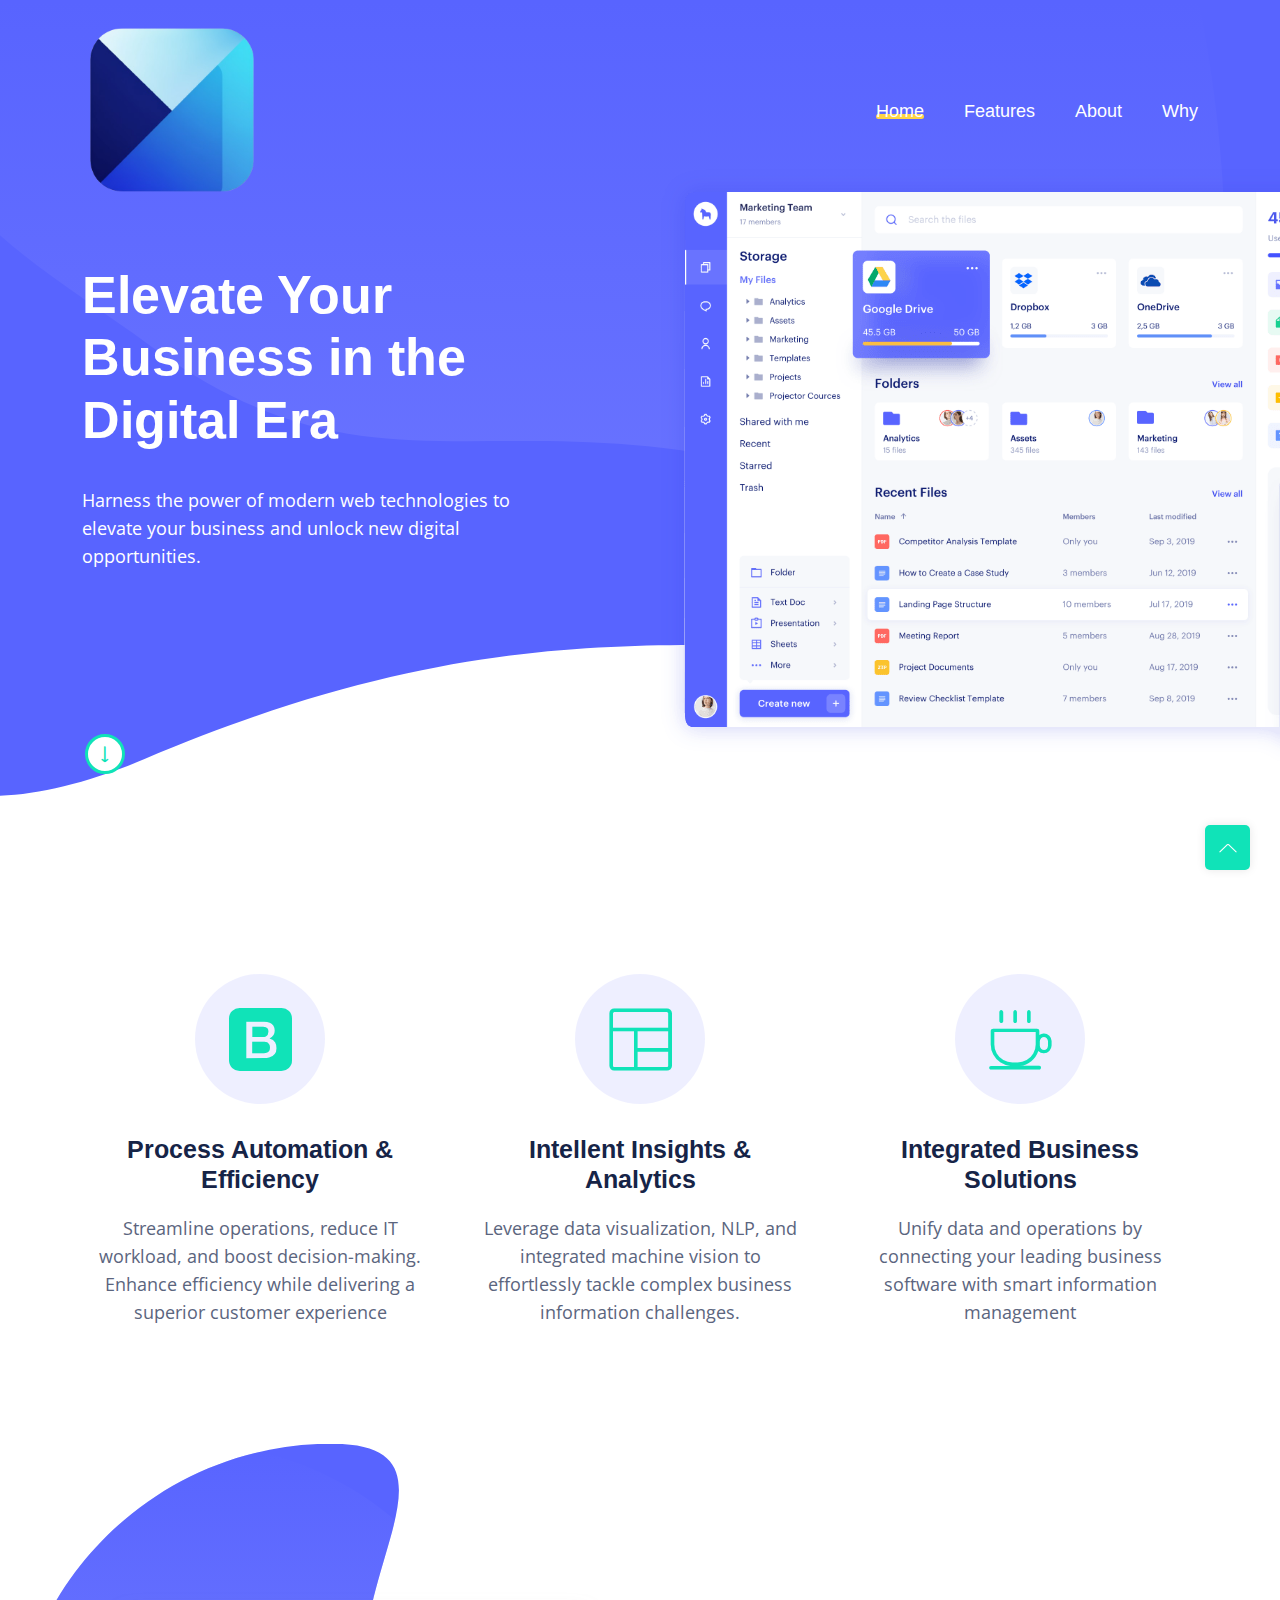
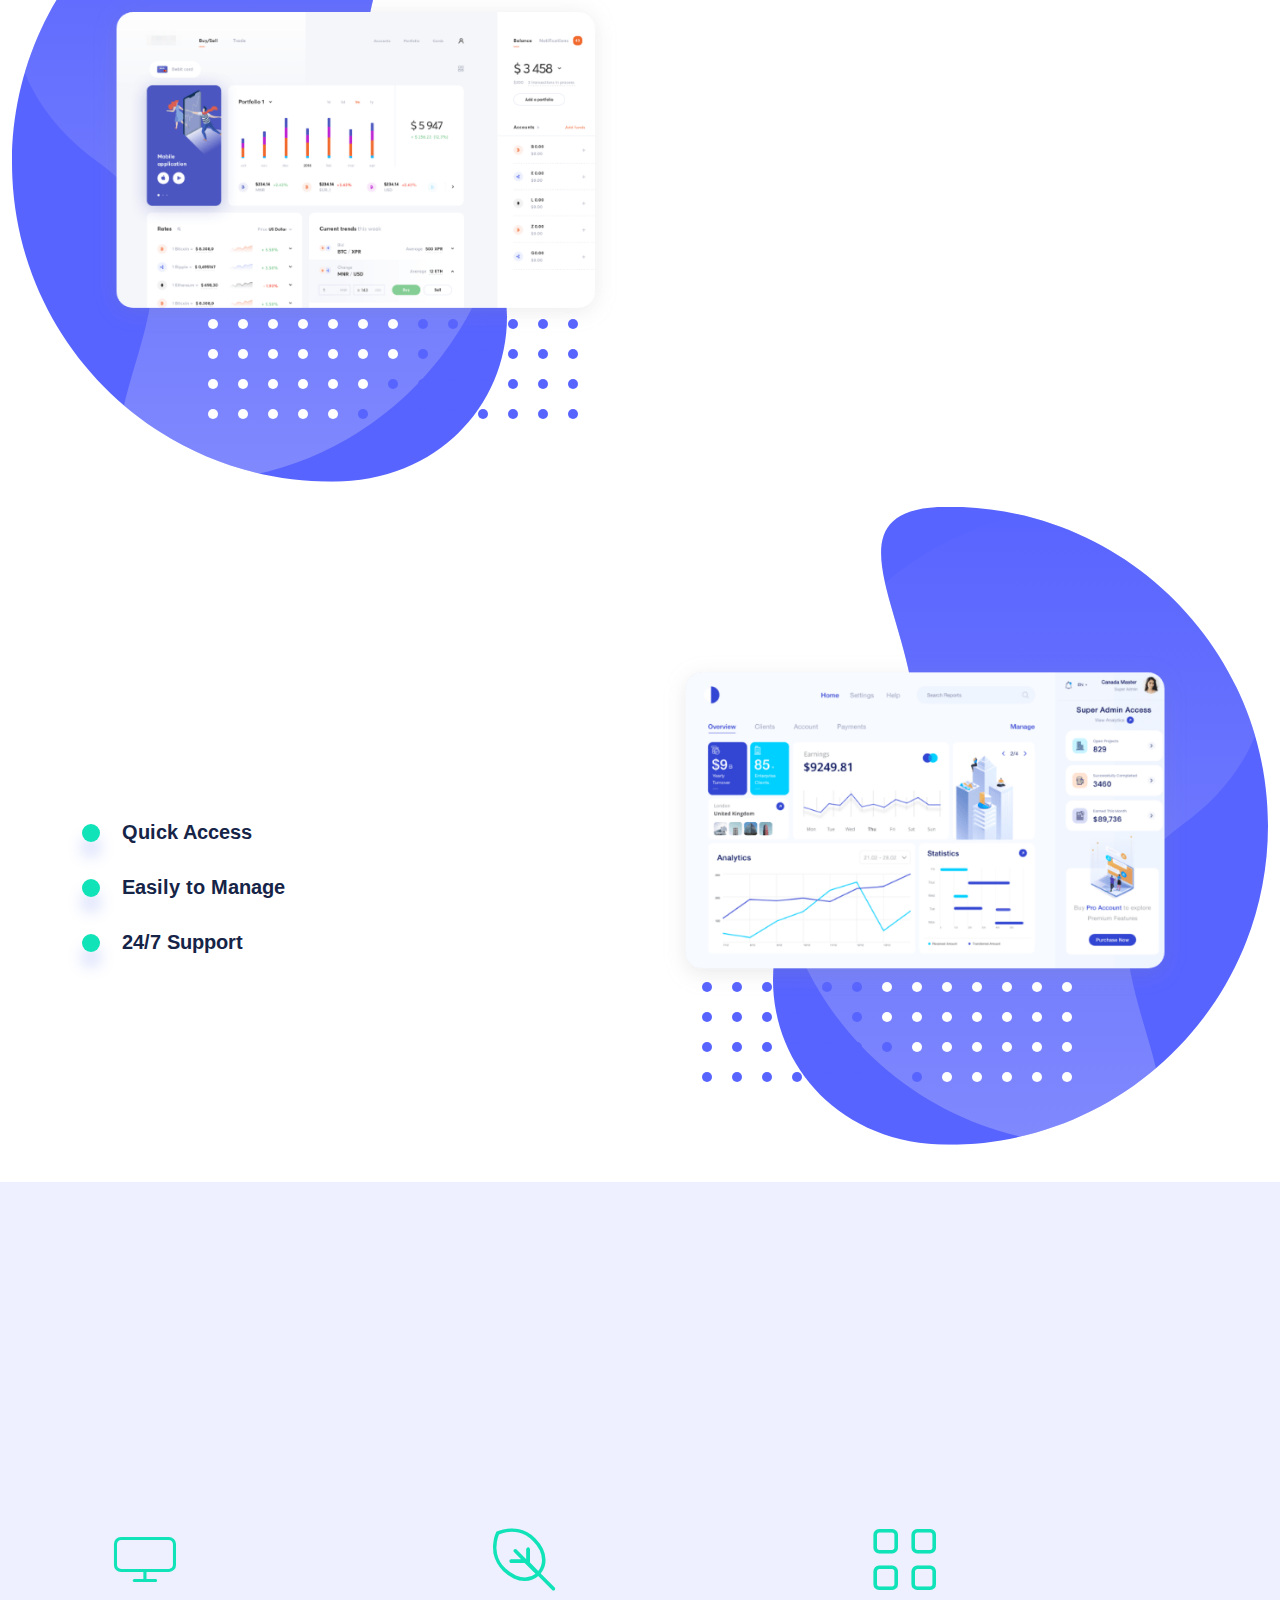
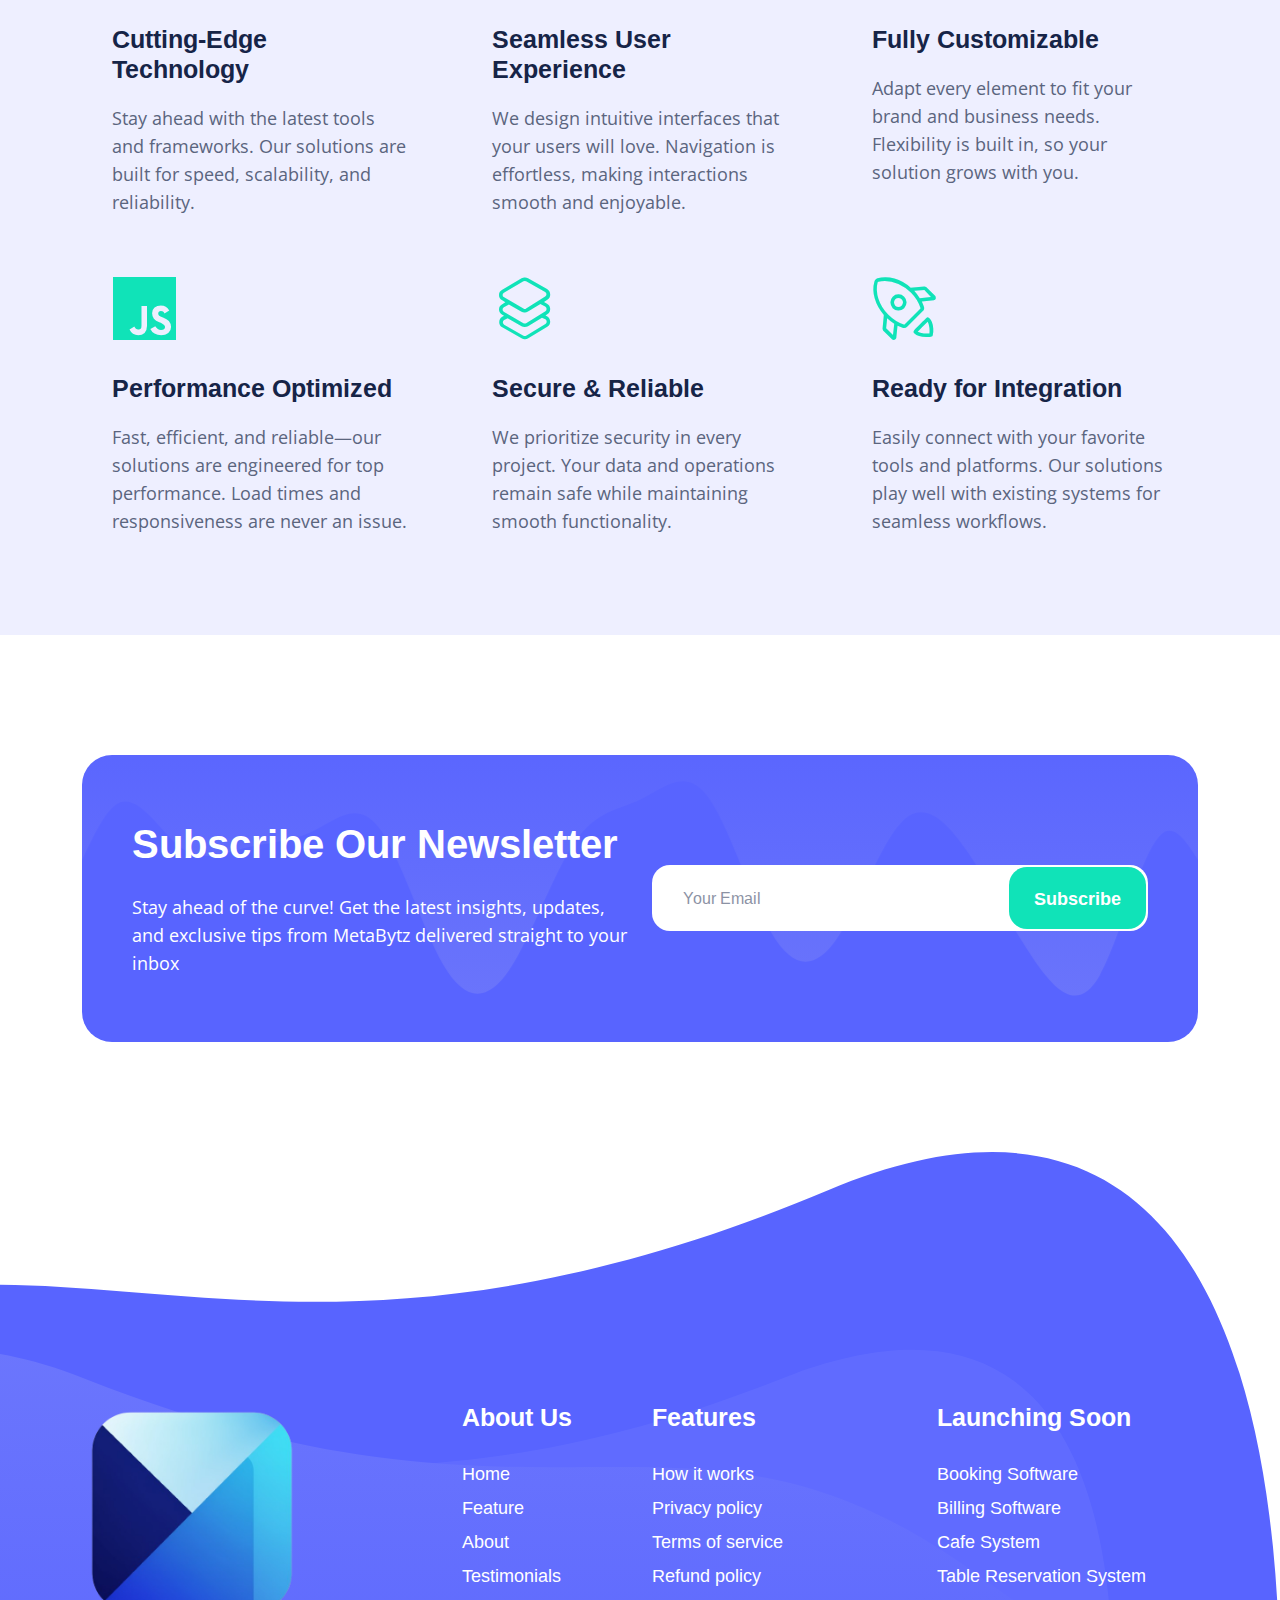
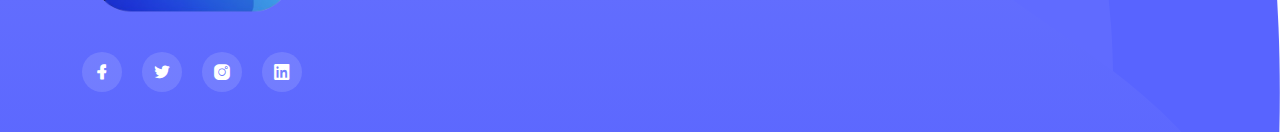
<file: index.html>
<!DOCTYPE html>
<html class="no-js" lang="">
  <head>
    <meta charset="utf-8" />
    <meta http-equiv="x-ua-compatible" content="ie=edge" />
    <title>MB - MetaBytes</title>
    <meta name="description" content="" />
    <meta name="viewport" content="width=device-width, initial-scale=1" />
    <link
      rel="shortcut icon"
      type="image/x-icon"
      href="assets/img/favicon1.png"
    />
    <!-- Place favicon.ico in the root directory -->

    <!-- ======== CSS here ======== -->
    <link rel="stylesheet" href="assets/css/bootstrap.min.css" />
    <link rel="stylesheet" href="assets/css/lineicons.css" />
    <link rel="stylesheet" href="assets/css/animate.css" />
    <link rel="stylesheet" href="assets/css/main.css" />
  </head>
  <body>
    <!--[if lte IE 9]>
      <p class="browserupgrade">
        You are using an <strong>outdated</strong> browser. Please
        <a href="https://browsehappy.com/">upgrade your browser</a> to improve
        your experience and security.
      </p>
    <![endif]-->

    <!-- ======== preloader start ======== -->
    <div class="preloader">
      <div class="loader">
        <div class="spinner">
          <div class="spinner-container">
            <div class="spinner-rotator">
              <div class="spinner-left">
                <div class="spinner-circle"></div>
              </div>
              <div class="spinner-right">
                <div class="spinner-circle"></div>
              </div>
            </div>
          </div>
        </div>
      </div>
    </div>
    <!-- preloader end -->

    <!-- ======== header start ======== -->
    <header class="header">
      <div class="navbar-area">
        <div class="container">
          <div class="row align-items-center">
            <div class="col-lg-12">
               <nav class="navbar navbar-expand-lg">
                <a class="navbar-brand" href="index.html" >
                  <img src="assets/img/logo/logo.png" alt="Logo"  />
                </a>
                <button
                  class="navbar-toggler"
                  type="button"
                  data-bs-toggle="collapse"
                  data-bs-target="#navbarSupportedContent"
                  aria-controls="navbarSupportedContent"
                  aria-expanded="false"
                  aria-label="Toggle navigation"
                >
                  <span class="toggler-icon"></span>
                  <span class="toggler-icon"></span>
                  <span class="toggler-icon"></span>
                </button>

                <div
                  class="collapse navbar-collapse sub-menu-bar"
                  id="navbarSupportedContent"
                >
                  <ul id="nav" class="navbar-nav ms-auto">
                    <li class="nav-item">
                      <a class="page-scroll active" href="#home">Home</a>
                    </li>
                    <li class="nav-item">
                      <a class="page-scroll" href="#features">Features</a>
                    </li>
                    <li class="nav-item">
                      <a class="page-scroll" href="#about">About</a>
                    </li>
                    <li class="nav-item">
                      <a class="page-scroll" href="#why">Why</a>
                    </li>
                  </ul>

                  <!-- Login / Signup Buttons -->
                  <div class="nav-buttons" style="display:none;">
                    <a href="login.html" class="login-btn">Login</a>
                    <a href="signup.html" class="signup-btn active">Sign Up</a>
                  </div>
                </div>
                <!-- navbar collapse -->
              </nav>
              <!-- navbar -->
            </div>
          </div>
          <!-- row -->
        </div>
        <!-- container -->
      </div>
      <!-- navbar area -->
    </header>
    <!-- ======== header end ======== -->

    <!-- ======== hero-section start ======== -->
    <section id="home" class="hero-section">
      <div class="container">
        <div class="row align-items-center position-relative">
          <div class="col-lg-6">
            <div class="hero-content">
              <h1 class="wow fadeInUp" data-wow-delay=".4s">
                Elevate Your Business in the Digital Era
              </h1>
              <p class="wow fadeInUp" data-wow-delay=".6s">
                Harness the power of modern web technologies to elevate your business and unlock new digital opportunities.
              </p>
			  <!-- <p class="wow fadeInUp" data-wow-delay=".6s" style="visibility: visible;animation-delay: 0.6s;animation-name: fadeInUp;font-size: 30px;line-height: 60px;">Harness the power of modern web technologies to elevate your business and unlock new digital opportunities.</p> -->
              
              <!-- <a
                href="javascript:void(0)"
                class="main-btn border-btn btn-hover wow fadeInUp"
                data-wow-delay=".6s"
                >Purchase Now</a
              > -->
              <a href="#features" class="scroll-bottom">
                <i class="lni lni-arrow-down"></i
              ></a>
            </div>
          </div>
          <div class="col-lg-6">
            <div class="hero-img wow fadeInUp" data-wow-delay=".5s">
              <img src="assets/img/hero/hero-img.png" alt="" />
            </div>
          </div>
        </div>
      </div>
    </section>
    <!-- ======== hero-section end ======== -->

    <!-- ======== feature-section start ======== -->
    <section id="features" class="feature-section pt-120">
      <div class="container">
        <div class="row justify-content-center">
          <div class="col-lg-4 col-md-8 col-sm-10">
            <div class="single-feature">
              <div class="icon">
                <i class="lni lni-bootstrap"></i>
              </div>
              <div class="content">
                <h3>Process Automation & Efficiency</h3>
                <p>
                  Streamline operations, reduce IT workload, and boost decision-making. Enhance efficiency while delivering a superior customer experience
                </p>
              </div>
            </div>
          </div>
          <div class="col-lg-4 col-md-8 col-sm-10">
            <div class="single-feature">
              <div class="icon">
                <i class="lni lni-layout"></i>
              </div>
              <div class="content">
                <h3>Intellent Insights & Analytics</h3>
                <p>
                 Leverage data visualization, NLP, and integrated machine vision to effortlessly tackle complex business information challenges.
                </p>
              </div>
            </div>
          </div>
          <div class="col-lg-4 col-md-8 col-sm-10">
            <div class="single-feature">
              <div class="icon">
                <i class="lni lni-coffee-cup"></i>
              </div>
              <div class="content">
                <h3>Integrated Business Solutions</h3>
                <p>
                  Unify data and operations by connecting your leading business software with smart information management
                </p>
              </div>
            </div>
          </div>
		  
        </div>
      </div>
    </section>
    <!-- ======== feature-section end ======== -->

    <!-- ======== about-section start ======== -->
    <section id="about" class="about-section pt-150">
      <div class="container">
        <div class="row align-items-center">
          <div class="col-xl-6 col-lg-6">
            <div class="about-img">
              <img src="assets/img/about/about-1.png" alt="" class="w-100" />
              <img
                src="assets/img/about/about-left-shape.svg"
                alt=""
                class="shape shape-1"
              />
              <img
                src="assets/img/about/left-dots.svg"
                alt=""
                class="shape shape-2"
              />
            </div>
          </div>
          <div class="col-xl-6 col-lg-6">
            <div class="about-content">
              <div class="section-title mb-30">
                <h2 class="mb-25 wow fadeInUp" data-wow-delay=".2s">
                  Web Development
                </h2>
                <p class="wow fadeInUp" data-wow-delay=".4s">
                  Our skilled team crafts tailored solutions to fit your unique needs. From simple implementations to complete redesigns, we ensure a seamless and impactful experience every step of the way.
                </p>
              </div>
              <a
                href="javascript:void(0)"
                class="main-btn btn-hover border-btn wow fadeInUp"
                data-wow-delay=".6s"
                >Discover More</a
              >
            </div>
          </div>
        </div>
      </div>
    </section>
    <!-- ======== about-section end ======== -->

    <!-- ======== about2-section start ======== -->
    <section id="about" class="about-section pt-150">
      <div class="container">
        <div class="row align-items-center">
          <div class="col-xl-6 col-lg-6">
            <div class="about-content">
              <div class="section-title mb-30">
                <h2 class="mb-25 wow fadeInUp" data-wow-delay=".2s">
                  Mobile App Development
                </h2>
                <p class="wow fadeInUp" data-wow-delay=".4s">
                  We create agile and flexible mobile apps designed to solve real user problems. Our apps maximize functionality across all modern devices and technologies, keeping your business ahead of the curve.
                </p>
              </div>
              <ul>
                <li>Quick Access</li>
                <li>Easily to Manage</li>
                <li>24/7 Support</li>
              </ul>
              <a
                href="javascript:void(0)"
                class="main-btn btn-hover border-btn wow fadeInUp"
                data-wow-delay=".6s"
                >Learn More</a
              >
            </div>
          </div>
          <div class="col-xl-6 col-lg-6 order-first order-lg-last">
            <div class="about-img-2">
              <img src="assets/img/about/about-2.png" alt="" class="w-100" />
              <img
                src="assets/img/about/about-right-shape.svg"
                alt=""
                class="shape shape-1"
              />
              <img
                src="assets/img/about/right-dots.svg"
                alt=""
                class="shape shape-2"
              />
            </div>
          </div>
        </div>
      </div>
    </section>
    <!-- ======== about2-section end ======== -->

    <!-- ======== feature-section start ======== -->
    <section id="why" class="feature-extended-section pt-100">
      <div class="feature-extended-wrapper">
        <div class="container">
          <div class="row justify-content-center">
            <div class="col-xxl-5 col-xl-6 col-lg-8 col-md-9">
              <div class="section-title text-center mb-60">
                <h2 class="mb-25 wow fadeInUp" data-wow-delay=".2s">
                  Why Choose MetaBytz
                </h2>
                <p class="wow fadeInUp" data-wow-delay=".4s">
                 At MetaBytz, we combine cutting-edge technology with expert solutions to drive your business forward. We deliver innovation, reliability, and results that matter—helping you stay ahead in the digital world.
                </p>
              </div>
            </div>
          </div>

          <div class="row">
            <div class="col-lg-4 col-md-6">
              <div class="single-feature-extended">
                <div class="icon">
                  <i class="lni lni-display"></i>
                </div>
                <div class="content">
                  <h3>Cutting-Edge Technology</h3>
                  <p>
                    Stay ahead with the latest tools and frameworks. Our solutions are built for speed, scalability, and reliability.
                  </p>
                </div>
              </div>
            </div>
            <div class="col-lg-4 col-md-6">
              <div class="single-feature-extended">
                <div class="icon">
                  <i class="lni lni-leaf"></i>
                </div>
                <div class="content">
                  <h3>Seamless User Experience</h3>
                  <p>
                    We design intuitive interfaces that your users will love. Navigation is effortless, making interactions smooth and enjoyable.
                  </p>
                </div>
              </div>
            </div>
            <div class="col-lg-4 col-md-6">
              <div class="single-feature-extended">
                <div class="icon">
                  <i class="lni lni-grid-alt"></i>
                </div>
                <div class="content">
                  <h3>Fully Customizable</h3>
                  <p>
                    Adapt every element to fit your brand and business needs. Flexibility is built in, so your solution grows with you.
                  </p>
                </div>
              </div>
            </div>
            <div class="col-lg-4 col-md-6">
              <div class="single-feature-extended">
                <div class="icon">
                  <i class="lni lni-javascript"></i>
                </div>
                <div class="content">
                  <h3>Performance Optimized</h3>
                  <p>
                    Fast, efficient, and reliable—our solutions are engineered for top performance. Load times and responsiveness are never an issue.
                  </p>
                </div>
              </div>
            </div>
            <div class="col-lg-4 col-md-6">
              <div class="single-feature-extended">
                <div class="icon">
                  <i class="lni lni-layers"></i>
                </div>
                <div class="content">
                  <h3>Secure & Reliable</h3>
                  <p>
                    We prioritize security in every project. Your data and operations remain safe while maintaining smooth functionality.
                  </p>
                </div>
              </div>
            </div>
            <div class="col-lg-4 col-md-6">
              <div class="single-feature-extended">
                <div class="icon">
                  <i class="lni lni-rocket"></i>
                </div>
                <div class="content">
                  <h3>Ready for Integration</h3>
                  <p>
                    Easily connect with your favorite tools and platforms. Our solutions play well with existing systems for seamless workflows.
                  </p>
                </div>
              </div>
            </div>
          </div>
        </div>
      </div>
    </section>
    <!-- ======== feature-section end ======== -->

    <!-- ======== subscribe-section start ======== -->
    <section id="contact" class="subscribe-section pt-120">
      <div class="container">
        <div class="subscribe-wrapper img-bg">
          <div class="row align-items-center">
            <div class="col-xl-6 col-lg-7">
              <div class="section-title mb-15">
                <h2 class="text-white mb-25">Subscribe Our Newsletter</h2>
                <p class="text-white pr-5">
                  Stay ahead of the curve! Get the latest insights, updates, and exclusive tips from MetaBytz delivered straight to your inbox
                </p>
              </div>
            </div>
            <div class="col-xl-6 col-lg-5">
              <form action="#" class="subscribe-form">
                <input
                  type="email"
                  name="subs-email"
                  id="subs-email"
                  placeholder="Your Email"
                />
                <button type="submit" class="main-btn btn-hover">
                  Subscribe
                </button>
              </form>
            </div>
          </div>
        </div>
      </div>
    </section>
    <!-- ======== subscribe-section end ======== -->

    <!-- ======== footer start ======== -->
    <footer class="footer">
      <div class="container">
        <div class="widget-wrapper">
          <div class="row">
            <div class="col-xl-4 col-lg-4 col-md-6">
              <div class="footer-widget">
                <div class="logo mb-30">
                  <a href="index.html">
                    <img src="assets/img/logo/logo.png" alt="" style=" width: 220px; height: auto; "/>
                  </a>
                </div>
                <!-- <p class="desc mb-30 text-white">
                  Lorem ipsum dolor sit amet, consetetur sadipscing elitr, sed
                  dinonumy eirmod tempor invidunt.
                </p> -->
                <ul class="socials">
                  <li>
                    <a href="jvascript:void(0)">
                      <i class="lni lni-facebook-filled"></i>
                    </a>
                  </li>
                  <li>
                    <a href="jvascript:void(0)">
                      <i class="lni lni-twitter-filled"></i>
                    </a>
                  </li>
                  <li>
                    <a href="jvascript:void(0)">
                      <i class="lni lni-instagram-filled"></i>
                    </a>
                  </li>
                  <li>
                    <a href="jvascript:void(0)">
                      <i class="lni lni-linkedin-original"></i>
                    </a>
                  </li>
                </ul>
              </div>
            </div>

            <div class="col-xl-2 col-lg-2 col-md-6">
              <div class="footer-widget">
                <h3>About Us</h3>
                <ul class="links">
                  <li><a href="javascript:void(0)">Home</a></li>
                  <li><a href="javascript:void(0)">Feature</a></li>
                  <li><a href="javascript:void(0)">About</a></li>
                  <li><a href="javascript:void(0)">Testimonials</a></li>
                </ul>
              </div>
            </div>

            <div class="col-xl-3 col-lg-3 col-md-6">
              <div class="footer-widget">
                <h3>Features</h3>
                <ul class="links">
                  <li><a href="javascript:void(0)">How it works</a></li>
                  <li><a href="javascript:void(0)">Privacy policy</a></li>
                  <li><a href="javascript:void(0)">Terms of service</a></li>
                  <li><a href="javascript:void(0)">Refund policy</a></li>
                </ul>
              </div>
            </div>

            <div class="col-xl-3 col-lg-3 col-md-6">
              <div class="footer-widget">
                <h3>Launching Soon</h3>
                <ul class="links">
                  <li><a href="jvascript:void(0)">Booking Software</a></li>
                  <li><a href="jvascript:void(0)">Billing Software</a></li>
                  <li><a href="jvascript:void(0)">Cafe System</a></li>
                  <li><a href="jvascript:void(0)">Table Reservation System</a></li>
                </ul>
              </div>
            </div>
          </div>
        </div>
      </div>
    </footer>
    <!-- ======== footer end ======== -->

    <!-- ======== scroll-top ======== -->
    <a href="#" class="scroll-top btn-hover">
      <i class="lni lni-chevron-up"></i>
    </a>

    <!-- ======== JS here ======== -->
    <script src="assets/js/bootstrap.bundle.min.js"></script>
    <script src="assets/js/wow.min.js"></script>
    <script src="assets/js/main.js"></script>
  </body>
</html>
</file>
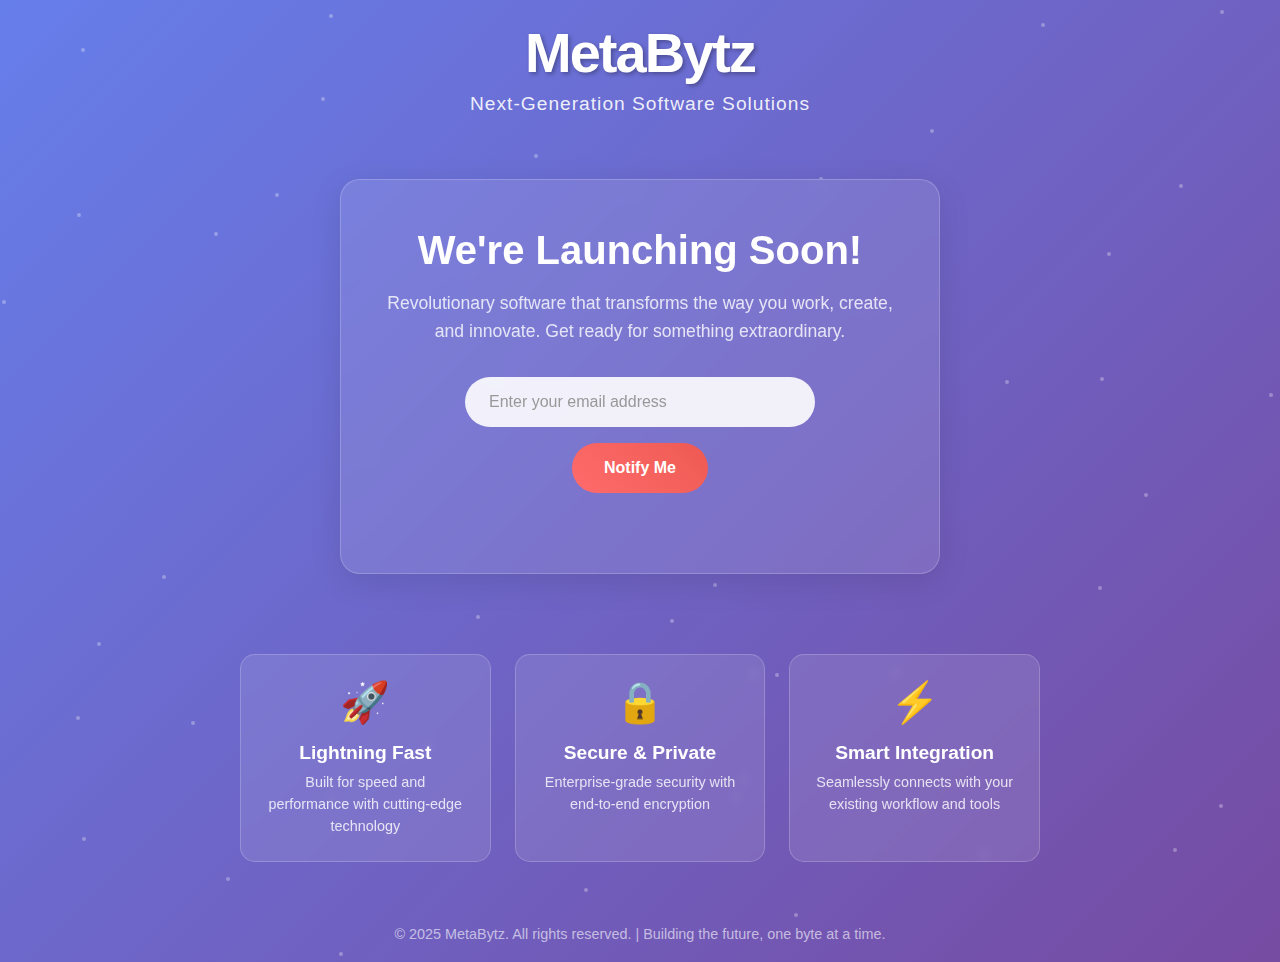
<file: metabytz_launch.html>
<!DOCTYPE html>
<html lang="en">
<head>
    <meta charset="UTF-8">
    <meta name="viewport" content="width=device-width, initial-scale=1.0">
    <title>MetaBytz - Launching Soon</title>
    <style>
        * {
            margin: 0;
            padding: 0;
            box-sizing: border-box;
        }

        body {
            font-family: 'Arial', sans-serif;
            background: linear-gradient(135deg, #667eea 0%, #764ba2 100%);
            min-height: 100vh;
            overflow-x: hidden;
            position: relative;
        }

        /* Animated background particles */
        .particles {
            position: absolute;
            top: 0;
            left: 0;
            width: 100%;
            height: 100%;
            overflow: hidden;
            z-index: 1;
        }

        .particle {
            position: absolute;
            width: 4px;
            height: 4px;
            background: rgba(255, 255, 255, 0.3);
            border-radius: 50%;
            animation: float 6s ease-in-out infinite;
        }

        @keyframes float {
            0%, 100% { transform: translateY(0px) rotate(0deg); opacity: 0.3; }
            50% { transform: translateY(-20px) rotate(180deg); opacity: 0.8; }
        }

        /* Main container */
        .container {
            position: relative;
            z-index: 2;
            min-height: 100vh;
            display: flex;
            flex-direction: column;
            justify-content: center;
            align-items: center;
            padding: 20px;
            text-align: center;
        }

        /* Logo and branding */
        .logo {
            margin-bottom: 2rem;
            animation: fadeInDown 1s ease-out;
        }

        .logo h1 {
            font-size: 3.5rem;
            font-weight: 700;
            color: #fff;
            text-shadow: 2px 2px 4px rgba(0,0,0,0.3);
            letter-spacing: -2px;
            margin-bottom: 0.5rem;
        }

        .tagline {
            font-size: 1.2rem;
            color: rgba(255, 255, 255, 0.9);
            font-weight: 300;
            letter-spacing: 1px;
        }

        /* Main content */
        .main-content {
            background: rgba(255, 255, 255, 0.1);
            backdrop-filter: blur(10px);
            border-radius: 20px;
            padding: 3rem 2.5rem;
            margin: 2rem 0;
            border: 1px solid rgba(255, 255, 255, 0.2);
            box-shadow: 0 8px 32px rgba(0, 0, 0, 0.1);
            max-width: 600px;
            width: 100%;
            animation: fadeInUp 1s ease-out 0.3s both;
        }

        .launch-title {
            font-size: 2.5rem;
            color: #fff;
            margin-bottom: 1rem;
            font-weight: 600;
        }

        .launch-subtitle {
            font-size: 1.1rem;
            color: rgba(255, 255, 255, 0.8);
            margin-bottom: 2rem;
            line-height: 1.6;
        }



        /* Email signup */
        .email-signup {
            margin: 2rem 0;
        }

        .email-form {
            display: flex;
            flex-direction: column;
            gap: 1rem;
            max-width: 400px;
            margin: 0 auto;
            align-items: center;
        }

        .email-input {
            width: 100%;
            max-width: 350px;
            padding: 1rem 1.5rem;
            border: none;
            border-radius: 50px;
            background: rgba(255, 255, 255, 0.9);
            font-size: 1rem;
            outline: none;
        }

        .email-input::placeholder {
            color: #999;
        }

        .notify-btn {
            padding: 1rem 2rem;
            background: linear-gradient(45deg, #ff6b6b, #ee5a52);
            color: white;
            border: none;
            border-radius: 50px;
            font-size: 1rem;
            font-weight: 600;
            cursor: pointer;
            transition: all 0.3s ease;
            white-space: nowrap;
        }

        .notify-btn:hover {
            transform: translateY(-2px);
            box-shadow: 0 5px 15px rgba(255, 107, 107, 0.4);
        }

        /* Features preview */
        .features {
            display: grid;
            grid-template-columns: repeat(auto-fit, minmax(250px, 1fr));
            gap: 1.5rem;
            margin: 3rem 0 2rem 0;
            max-width: 800px;
        }

        .feature {
            background: rgba(255, 255, 255, 0.1);
            padding: 1.5rem;
            border-radius: 15px;
            border: 1px solid rgba(255, 255, 255, 0.2);
            backdrop-filter: blur(5px);
            animation: fadeInUp 1s ease-out 0.6s both;
        }

        .feature-icon {
            font-size: 2.5rem;
            margin-bottom: 1rem;
        }

        .feature h3 {
            color: #fff;
            font-size: 1.2rem;
            margin-bottom: 0.5rem;
        }

        .feature p {
            color: rgba(255, 255, 255, 0.8);
            font-size: 0.9rem;
            line-height: 1.5;
        }



        /* Footer */
        .footer {
            margin-top: 2rem;
            color: rgba(255, 255, 255, 0.6);
            font-size: 0.9rem;
        }

        /* Animations */
        @keyframes fadeInDown {
            from {
                opacity: 0;
                transform: translateY(-30px);
            }
            to {
                opacity: 1;
                transform: translateY(0);
            }
        }

        @keyframes fadeInUp {
            from {
                opacity: 0;
                transform: translateY(30px);
            }
            to {
                opacity: 1;
                transform: translateY(0);
            }
        }

        /* Responsive design */
        @media (max-width: 768px) {
            .logo h1 {
                font-size: 2.5rem;
            }
            
            .launch-title {
                font-size: 2rem;
            }
            
            .main-content {
                padding: 2rem 1.5rem;
                margin: 1rem;
            }
            
            .email-form {
                align-items: center;
            }
            
            .email-input {
                width: 100%;
                max-width: 300px;
            }

        }

        /* Glowing effect */
        .glow {
            animation: glow 2s ease-in-out infinite alternate;
        }

        @keyframes glow {
            from {
                text-shadow: 0 0 5px #fff, 0 0 10px #fff, 0 0 15px #667eea, 0 0 20px #667eea;
            }
            to {
                text-shadow: 0 0 10px #fff, 0 0 20px #fff, 0 0 30px #667eea, 0 0 40px #667eea;
            }
        }
    </style>
</head>
<body>
    <!-- Animated background particles -->
    <div class="particles" id="particles"></div>

    <div class="container">
        <!-- Logo and branding -->
        <div class="logo">
            <h1 class="glow">MetaBytz</h1>
            <p class="tagline">Next-Generation Software Solutions</p>
        </div>

        <!-- Main content -->
        <div class="main-content">
            <h2 class="launch-title">We're Launching Soon!</h2>
            <p class="launch-subtitle">
                Revolutionary software that transforms the way you work, create, and innovate. 
                Get ready for something extraordinary.
            </p>



            <!-- Email Signup -->
            <div class="email-signup">
                <form class="email-form" onsubmit="handleSubmit(event)">
                    <input type="email" class="email-input" placeholder="Enter your email address" required>
                    <button type="submit" class="notify-btn">Notify Me</button>
                </form>
            </div>
        </div>

        <!-- Features Preview -->
        <div class="features">
            <div class="feature">
                <div class="feature-icon">🚀</div>
                <h3>Lightning Fast</h3>
                <p>Built for speed and performance with cutting-edge technology</p>
            </div>
            <div class="feature">
                <div class="feature-icon">🔒</div>
                <h3>Secure & Private</h3>
                <p>Enterprise-grade security with end-to-end encryption</p>
            </div>
            <div class="feature">
                <div class="feature-icon">⚡</div>
                <h3>Smart Integration</h3>
                <p>Seamlessly connects with your existing workflow and tools</p>
            </div>
        </div>



        <!-- Footer -->
        <div class="footer">
            <p>&copy; 2025 MetaBytz. All rights reserved. | Building the future, one byte at a time.</p>
        </div>
    </div>

    <script>
        // Create floating particles
        function createParticles() {
            const particlesContainer = document.getElementById('particles');
            const particleCount = 50;

            for (let i = 0; i < particleCount; i++) {
                const particle = document.createElement('div');
                particle.className = 'particle';
                particle.style.left = Math.random() * 100 + '%';
                particle.style.top = Math.random() * 100 + '%';
                particle.style.animationDelay = Math.random() * 6 + 's';
                particle.style.animationDuration = (Math.random() * 3 + 3) + 's';
                particlesContainer.appendChild(particle);
            }
        }

        // Handle email form submission
        function handleSubmit(event) {
            event.preventDefault();
            const email = event.target.querySelector('.email-input').value;
            
            // Simple validation and feedback
            if (email) {
                alert('Thanks for signing up! We\'ll notify you when MetaBytz launches.');
                event.target.querySelector('.email-input').value = '';
            }
        }

        // Initialize everything
        document.addEventListener('DOMContentLoaded', function() {
            createParticles();
        });

        // Add some interactivity to features
        document.querySelectorAll('.feature').forEach(feature => {
            feature.addEventListener('mouseenter', function() {
                this.style.transform = 'translateY(-5px)';
                this.style.boxShadow = '0 10px 25px rgba(255, 255, 255, 0.1)';
            });
            
            feature.addEventListener('mouseleave', function() {
                this.style.transform = 'translateY(0)';
                this.style.boxShadow = 'none';
            });
        });
    </script>
</body>
</html>
</file>
<file: assets/css/main.css>
@import url("https://fonts.googleapis.com/css2?family=Arimo:wght@400;700&family=Open+Sans&display=swap");
.hero-section .hero-content .scroll-bottom, .feature-section .single-feature .icon, .box-style .icon, .footer .widget-wrapper .footer-widget .socials li a {
  display: -webkit-box;
  display: -ms-flexbox;
  display: flex;
  -webkit-box-pack: center;
      -ms-flex-pack: center;
          justify-content: center;
  -webkit-box-align: center;
      -ms-flex-align: center;
          align-items: center;
}

/*===========================
    01.COMMON css 
===========================*/
html {
  scroll-behavior: smooth;
}

body {
  font-family: Arimo;
  font-weight: normal;
  font-style: normal;
  color: #5B657E;
  overflow-x: hidden;
}

* {
  margin: 0;
  padding: 0;
  -webkit-box-sizing: border-box;
  box-sizing: border-box;
}

a:focus,
input:focus,
textarea:focus,
button:focus,
.btn:focus,
.btn.focus,
.btn:not(:disabled):not(.disabled).active,
.btn:not(:disabled):not(.disabled):active {
  text-decoration: none;
  outline: none;
  -webkit-box-shadow: none;
  box-shadow: none;
}

a:hover {
  color: #10e3b8;
}

a {
  -webkit-transition: all 0.3s ease-out 0s;
  transition: all 0.3s ease-out 0s;
}

a,
a:focus,
a:hover {
  text-decoration: none;
}

i,
span,
a {
  display: inline-block;
}

audio,
canvas,
iframe,
img,
svg,
video {
  vertical-align: middle;
}

h1,
h2,
h3,
h4,
h5,
h6 {
  font-family: Arimo;
  font-weight: 700;
  margin: 0px;
  color: #162447;
}

.section-title p {
  font-size: 18px;
  line-height: 28px;
}

h1 a,
h2 a,
h3 a,
h4 a,
h5 a,
h6 a {
  color: inherit;
}

h1 {
  font-size: 45px;
}

@media only screen and (min-width: 1200px) and (max-width: 1399px) {
  .section-title h2 {
    font-size: 40px;
  }
}

@media only screen and (min-width: 992px) and (max-width: 1199px) {
  .section-title h2 {
    font-size: 35px;
  }
}

@media only screen and (min-width: 768px) and (max-width: 991px) {
  .section-title h2 {
    font-size: 40px;
  }
}

@media (max-width: 767px) {
  .section-title h2 {
    font-size: 28px;
  }
}

@media only screen and (min-width: 480px) and (max-width: 767px) {
  .section-title h2 {
    font-size: 32px;
  }
}

.section-title span {
  font-size: 25px;
  color: #162447;
  margin-bottom: 30px;
  display: -webkit-box;
  display: -ms-flexbox;
  display: flex;
  -webkit-box-align: center;
      -ms-flex-align: center;
          align-items: center;
}

@media (max-width: 767px) {
  .section-title span {
    font-size: 18px;
  }
}

.section-title span img {
  max-width: 100%;
  margin-right: 20px;
}

h2 {
  font-size: 30px;
}

h3 {
  font-size: 25px;
}

h4 {
  font-size: 20px;
}

h5 {
  font-size: 18px;
}

h6 {
  font-size: 16px;
}

ul,
ol {
  margin: 0px;
  padding: 0px;
  list-style-type: none;
}

p {
  font-size: 18px;
  font-weight: 400;
  line-height: 26px;
  margin: 0px;
  font-family: "Open Sans", sans-serif;
}

.img-bg {
  background-position: center center;
  background-size: cover;
  background-repeat: no-repeat;
  width: 100%;
  height: 100%;
}

.error {
  color: orangered;
}

.success {
  color: green;
}

@media (max-width: 767px) {
  .container {
    padding-left: 20px;
    padding-right: 20px;
  }
}

.main-btn {
  display: inline-block;
  font-weight: 700;
  text-align: center;
  white-space: nowrap;
  vertical-align: middle;
  -webkit-user-select: none;
  -moz-user-select: none;
  -ms-user-select: none;
  user-select: none;
  padding: 18px 38px;
  font-size: 18px;
  border-radius: 50px;
  color: #fff;
  cursor: pointer;
  z-index: 5;
  -webkit-transition: all 0.4s ease-in-out;
  transition: all 0.4s ease-in-out;
  border: none;
  background: #10e3b8;
  overflow: hidden;
}

.main-btn:hover {
  color: #fff;
}

.main-btn.border-btn {
  border: 2px solid #10e3b8;
  background: transparent;
  color: #10e3b8;
}

.btn-hover {
  position: relative;
  overflow: hidden;
}

.btn-hover::after {
  content: "";
  position: absolute;
  width: 0%;
  height: 0%;
  border-radius: 50%;
  background: rgba(0, 0, 0, 0.05);
  top: 50%;
  left: 50%;
  padding: 50%;
  z-index: -1;
  -webkit-transition: all 0.3s ease-out 0s;
  transition: all 0.3s ease-out 0s;
  -webkit-transform: translate3d(-50%, -50%, 0) scale(0);
  transform: translate3d(-50%, -50%, 0) scale(0);
}

.btn-hover:hover::after {
  -webkit-transform: translate3d(-50%, -50%, 0) scale(1.3);
  transform: translate3d(-50%, -50%, 0) scale(1.3);
}

.scroll-top {
  width: 45px;
  height: 45px;
  background: #10e3b8;
  display: -webkit-box;
  display: -ms-flexbox;
  display: flex;
  -webkit-box-pack: center;
      -ms-flex-pack: center;
          justify-content: center;
  -webkit-box-align: center;
      -ms-flex-align: center;
          align-items: center;
  font-size: 18px;
  color: #fff;
  border-radius: 5px;
  position: fixed;
  bottom: 30px;
  right: 30px;
  z-index: 9;
  cursor: pointer;
  -webkit-transition: all 0.3s ease-out 0s;
  transition: all 0.3s ease-out 0s;
  -webkit-box-shadow: 0px 0px 10px rgba(0, 0, 0, 0.1);
          box-shadow: 0px 0px 10px rgba(0, 0, 0, 0.1);
}

.scroll-top:hover {
  color: #fff;
  background: rgba(88, 100, 255, 0.8);
}

@keyframes animation1 {
  0% {
    -webkit-transform: translateY(30px);
    transform: translateY(30px);
  }
  50% {
    -webkit-transform: translateY(-30px);
    transform: translateY(-30px);
  }
  100% {
    -webkit-transform: translateY(30px);
    transform: translateY(30px);
  }
}

@-webkit-keyframes animation1 {
  0% {
    -webkit-transform: translateY(30px);
    transform: translateY(30px);
  }
  50% {
    -webkit-transform: translateY(-30px);
    transform: translateY(-30px);
  }
  100% {
    -webkit-transform: translateY(30px);
    transform: translateY(30px);
  }
}

/*===== All Preloader Style =====*/
.preloader {
  /* Body Overlay */
  position: fixed;
  top: 0;
  left: 0;
  display: table;
  height: 100%;
  width: 100%;
  /* Change Background Color */
  background: #fff;
  z-index: 99999;
}

.preloader .loader {
  display: table-cell;
  vertical-align: middle;
  text-align: center;
}

.preloader .loader .ytp-spinner {
  position: absolute;
  left: 50%;
  top: 50%;
  width: 64px;
  margin-left: -32px;
  z-index: 18;
  pointer-events: none;
}

.preloader .loader .ytp-spinner .ytp-spinner-container {
  pointer-events: none;
  position: absolute;
  width: 100%;
  padding-bottom: 100%;
  top: 50%;
  left: 50%;
  margin-top: -50%;
  margin-left: -50%;
  -webkit-animation: ytp-spinner-linspin 1568.2353ms linear infinite;
  animation: ytp-spinner-linspin 1568.2353ms linear infinite;
}

.preloader .loader .ytp-spinner .ytp-spinner-container .ytp-spinner-rotator {
  position: absolute;
  width: 100%;
  height: 100%;
  -webkit-animation: ytp-spinner-easespin 5332ms cubic-bezier(0.4, 0, 0.2, 1) infinite both;
  animation: ytp-spinner-easespin 5332ms cubic-bezier(0.4, 0, 0.2, 1) infinite both;
}

.preloader .loader .ytp-spinner .ytp-spinner-container .ytp-spinner-rotator .ytp-spinner-left {
  position: absolute;
  top: 0;
  left: 0;
  bottom: 0;
  overflow: hidden;
  right: 50%;
}

.preloader .loader .ytp-spinner .ytp-spinner-container .ytp-spinner-rotator .ytp-spinner-right {
  position: absolute;
  top: 0;
  right: 0;
  bottom: 0;
  overflow: hidden;
  left: 50%;
}

.preloader .loader .ytp-spinner-circle {
  -webkit-box-sizing: border-box;
          box-sizing: border-box;
  position: absolute;
  width: 200%;
  height: 100%;
  border-style: solid;
  /* Spinner Color */
  border-color: #10e3b8 #10e3b8 #ddd;
  border-radius: 50%;
  border-width: 6px;
}

.preloader .loader .ytp-spinner-left .ytp-spinner-circle {
  left: 0;
  right: -100%;
  border-right-color: #ddd;
  -webkit-animation: ytp-spinner-left-spin 1333ms cubic-bezier(0.4, 0, 0.2, 1) infinite both;
  animation: ytp-spinner-left-spin 1333ms cubic-bezier(0.4, 0, 0.2, 1) infinite both;
}

.preloader .loader .ytp-spinner-right .ytp-spinner-circle {
  left: -100%;
  right: 0;
  border-left-color: #ddd;
  -webkit-animation: ytp-right-spin 1333ms cubic-bezier(0.4, 0, 0.2, 1) infinite both;
  animation: ytp-right-spin 1333ms cubic-bezier(0.4, 0, 0.2, 1) infinite both;
}

/* Preloader Animations */
@-webkit-keyframes ytp-spinner-linspin {
  to {
    -webkit-transform: rotate(360deg);
    transform: rotate(360deg);
  }
}

@keyframes ytp-spinner-linspin {
  to {
    -webkit-transform: rotate(360deg);
    transform: rotate(360deg);
  }
}

@-webkit-keyframes ytp-spinner-easespin {
  12.5% {
    -webkit-transform: rotate(135deg);
    transform: rotate(135deg);
  }
  25% {
    -webkit-transform: rotate(270deg);
    transform: rotate(270deg);
  }
  37.5% {
    -webkit-transform: rotate(405deg);
    transform: rotate(405deg);
  }
  50% {
    -webkit-transform: rotate(540deg);
    transform: rotate(540deg);
  }
  62.5% {
    -webkit-transform: rotate(675deg);
    transform: rotate(675deg);
  }
  75% {
    -webkit-transform: rotate(810deg);
    transform: rotate(810deg);
  }
  87.5% {
    -webkit-transform: rotate(945deg);
    transform: rotate(945deg);
  }
  to {
    -webkit-transform: rotate(1080deg);
    transform: rotate(1080deg);
  }
}

@keyframes ytp-spinner-easespin {
  12.5% {
    -webkit-transform: rotate(135deg);
    transform: rotate(135deg);
  }
  25% {
    -webkit-transform: rotate(270deg);
    transform: rotate(270deg);
  }
  37.5% {
    -webkit-transform: rotate(405deg);
    transform: rotate(405deg);
  }
  50% {
    -webkit-transform: rotate(540deg);
    transform: rotate(540deg);
  }
  62.5% {
    -webkit-transform: rotate(675deg);
    transform: rotate(675deg);
  }
  75% {
    -webkit-transform: rotate(810deg);
    transform: rotate(810deg);
  }
  87.5% {
    -webkit-transform: rotate(945deg);
    transform: rotate(945deg);
  }
  to {
    -webkit-transform: rotate(1080deg);
    transform: rotate(1080deg);
  }
}

@-webkit-keyframes ytp-spinner-left-spin {
  0% {
    -webkit-transform: rotate(130deg);
    transform: rotate(130deg);
  }
  50% {
    -webkit-transform: rotate(-5deg);
    transform: rotate(-5deg);
  }
  to {
    -webkit-transform: rotate(130deg);
    transform: rotate(130deg);
  }
}

@keyframes ytp-spinner-left-spin {
  0% {
    -webkit-transform: rotate(130deg);
    transform: rotate(130deg);
  }
  50% {
    -webkit-transform: rotate(-5deg);
    transform: rotate(-5deg);
  }
  to {
    -webkit-transform: rotate(130deg);
    transform: rotate(130deg);
  }
}

@-webkit-keyframes ytp-right-spin {
  0% {
    -webkit-transform: rotate(-130deg);
    transform: rotate(-130deg);
  }
  50% {
    -webkit-transform: rotate(5deg);
    transform: rotate(5deg);
  }
  to {
    -webkit-transform: rotate(-130deg);
    transform: rotate(-130deg);
  }
}

@keyframes ytp-right-spin {
  0% {
    -webkit-transform: rotate(-130deg);
    transform: rotate(-130deg);
  }
  50% {
    -webkit-transform: rotate(5deg);
    transform: rotate(5deg);
  }
  to {
    -webkit-transform: rotate(-130deg);
    transform: rotate(-130deg);
  }
}

/*===== NAVBAR =====*/
.navbar-area {
  position: absolute;
  top: 0;
  left: 0;
  width: 100%;
  z-index: 99;
  -webkit-transition: all 0.3s ease-out 0s;
  transition: all 0.3s ease-out 0s;
}

.sticky {
  position: fixed;
  z-index: 99;
  background-color: rgba(255, 255, 255, 0.8);
  -webkit-backdrop-filter: blur(5px);
          backdrop-filter: blur(5px);
  -webkit-box-shadow: inset 0 -1px 0 0 rgba(0, 0, 0, 0.1);
  box-shadow: inset 0 -1px 0 0 rgba(0, 0, 0, 0.1);
  -webkit-transition: all 0.3s ease-out 0s;
  transition: all 0.3s ease-out 0s;
}

.sticky .navbar {
  padding: 10px 0;
}

@media only screen and (min-width: 768px) and (max-width: 991px), (max-width: 767px) {
  .sticky .navbar {
    padding: 15px 0;
  }
}

.sticky .navbar .navbar-nav .nav-item a {
  color: #162447;
}

.sticky .navbar .navbar-nav .nav-item a::before {
  color: #162447;
}

.sticky .navbar .navbar-toggler .toggler-icon {
  background: #162447;
}

.navbar {
  padding: 0;
  border-radius: 5px;
  position: relative;
  -webkit-transition: all 0.3s ease-out 0s;
  transition: all 0.3s ease-out 0s;
  padding: 20px 0;
}

@media only screen and (min-width: 768px) and (max-width: 991px), (max-width: 767px) {
  .navbar {
    padding: 17px 0;
  }
}

.navbar-brand {
  padding: 0;
}

.navbar-brand img {
  max-width: 180px;
}

.navbar-toggler {
  padding: 0;
}

.navbar-toggler:focus {
  outline: none;
  -webkit-box-shadow: none;
  box-shadow: none;
}

.navbar-toggler .toggler-icon {
  width: 30px;
  height: 2px;
  background-color: #fff;
  display: block;
  margin: 5px 0;
  position: relative;
  -webkit-transition: all 0.3s ease-out 0s;
  transition: all 0.3s ease-out 0s;
}

.navbar-toggler.active .toggler-icon:nth-of-type(1) {
  -webkit-transform: rotate(45deg);
  transform: rotate(45deg);
  top: 7px;
}

.navbar-toggler.active .toggler-icon:nth-of-type(2) {
  opacity: 0;
}

.navbar-toggler.active .toggler-icon:nth-of-type(3) {
  -webkit-transform: rotate(135deg);
  transform: rotate(135deg);
  top: -7px;
}

@media only screen and (min-width: 768px) and (max-width: 991px), (max-width: 767px) {
  .navbar-collapse {
    position: absolute;
    top: 100%;
    left: 0;
    width: 100%;
    background-color: #fff;
    z-index: 9;
    -webkit-box-shadow: 0px 15px 20px 0px rgba(0, 0, 0, 0.1);
    box-shadow: 0px 15px 20px 0px rgba(0, 0, 0, 0.1);
  }
}

@media only screen and (min-width: 768px) and (max-width: 991px), (max-width: 767px) {
  .navbar-nav {
    padding: 20px 30px;
  }
}

.navbar-nav .nav-item {
  position: relative;
  margin-left: 40px;
}

@media only screen and (min-width: 768px) and (max-width: 991px), (max-width: 767px) {
  .navbar-nav .nav-item {
    margin-left: 0px;
  }
}

.navbar-nav .nav-item a {
  font-size: 18px;
  font-weight: 400;
  color: #fff;
  -webkit-transition: all 0.3s ease-out 0s;
  transition: all 0.3s ease-out 0s;
  padding: 10px 0;
  position: relative;
  z-index: 1;
}

.navbar-nav .nav-item a::before {
  content: "";
  position: absolute;
  height: 5px;
  width: 0;
  border-radius: 16px;
  background: #fdd446;
  bottom: 15px;
  left: 0;
  z-index: -1;
  -webkit-transition: all 0.3s ease-out 0s;
  transition: all 0.3s ease-out 0s;
}

@media only screen and (min-width: 768px) and (max-width: 991px), (max-width: 767px) {
  .navbar-nav .nav-item a::before {
    top: auto;
    bottom: 0;
  }
}

@media only screen and (min-width: 768px) and (max-width: 991px), (max-width: 767px) {
  .navbar-nav .nav-item a {
    display: inline-block;
    padding: 6px 0px;
    color: #162447;
  }
}

.navbar-nav .nav-item a:hover::before, .navbar-nav .nav-item a.active::before {
  width: 100%;
}

/* ====== hero-area ===== */
.hero-section {
  position: relative;
  z-index: 1;
  padding: 160px 0 50px;
  background-image: url("../img/hero/hero-bg.svg");
  background-position: top center;
  background-repeat: no-repeat;
}

@media (max-width: 767px) {
  .hero-section {
    padding-top: 130px;
  }
}

.hero-section .hero-content {
  margin-bottom: 100px;
}

@media only screen and (min-width: 768px) and (max-width: 991px), (max-width: 767px) {
  .hero-section .hero-content {
    margin-bottom: 0px;
  }
}

.hero-section .hero-content h1 {
  font-size: 60px;
  margin-bottom: 35px;
  color: #fff;
}

@media only screen and (min-width: 1200px) and (max-width: 1399px) {
  .hero-section .hero-content h1 {
    font-size: 52px;
  }
}

@media only screen and (min-width: 992px) and (max-width: 1199px) {
  .hero-section .hero-content h1 {
    font-size: 42px;
  }
}

@media (max-width: 767px) {
  .hero-section .hero-content h1 {
    font-size: 32px;
  }
}

@media only screen and (min-width: 480px) and (max-width: 767px) {
  .hero-section .hero-content h1 {
    font-size: 42px;
  }
}

.hero-section .hero-content p {
  margin-bottom: 40px;
  font-size: 18px;
  line-height: 28px;
  color: #fff;
}

@media only screen and (min-width: 1400px) {
  .hero-section .hero-content p {
    padding-right: 120px;
  }
}

@media only screen and (min-width: 1200px) and (max-width: 1399px) {
  .hero-section .hero-content p {
    padding-right: 70px;
  }
}

.hero-section .hero-content .main-btn {
  border-color: #fff;
  color: #fff;
}

.hero-section .hero-content .main-btn::after {
  background: rgba(255, 255, 255, 0.15);
}

.hero-section .hero-content .scroll-bottom {
  position: absolute;
  width: 40px;
  height: 40px;
  border-radius: 50%;
  background: #fff;
  border: 3px solid #10e3b8;
  color: #10e3b8;
  left: 15px;
  bottom: 0;
  z-index: 9;
}

.hero-section .hero-content .scroll-bottom i {
  font-weight: 700;
}

@media only screen and (min-width: 768px) and (max-width: 991px), (max-width: 767px) {
  .hero-section .hero-img {
    padding-top: 30px;
    padding-bottom: 50px;
  }
}

@media only screen and (min-width: 768px) and (max-width: 991px), (max-width: 767px) {
  .hero-section .hero-img img {
    width: 100%;
  }
}

.hero-section .hero-shape .shape {
  position: absolute;
  z-index: -1;
}

.hero-section .hero-shape .shape.shape-1 {
  top: -285px;
  right: -300px;
}

@media only screen and (min-width: 1200px) and (max-width: 1399px) {
  .hero-section .hero-shape .shape.shape-1 {
    top: -420px;
    right: -550px;
  }
}

@media only screen and (min-width: 992px) and (max-width: 1199px) {
  .hero-section .hero-shape .shape.shape-1 {
    top: -400px;
    right: -550px;
  }
}

@media only screen and (min-width: 768px) and (max-width: 991px) {
  .hero-section .hero-shape .shape.shape-1 {
    display: none;
  }
}

@media (max-width: 767px) {
  .hero-section .hero-shape .shape.shape-1 {
    display: none;
  }
}

/* ====== feature css ====== */
@media (max-width: 767px) {
  .feature-section.pt-120 {
    padding-top: 80px;
  }
}

.feature-section .single-feature {
  text-align: center;
  padding: 30px 10px;
}

@media only screen and (min-width: 1400px) {
  .feature-section .single-feature {
    padding: 30px 40px;
  }
}

.feature-section .single-feature .icon {
  width: 130px;
  height: 130px;
  border-radius: 50%;
  background: rgba(88, 100, 255, 0.1);
  color: #10e3b8;
  margin: auto;
  margin-bottom: 30px;
  font-size: 65px;
  line-height: 1;
}

.feature-section .single-feature .content h3 {
  margin-bottom: 20px;
}

.feature-section .single-feature .content p {
  font-size: 18px;
  line-height: 28px;
}

.box-style {
  border-radius: 39px;
  background: #fff;
  -webkit-box-shadow: 0px 0px 59px rgba(214, 214, 214, 0.35);
  box-shadow: 0px 0px 59px rgba(214, 214, 214, 0.35);
  padding: 50px 30px 30px;
  border-bottom: 5px solid;
  text-align: center;
  margin-bottom: 40px;
}

@media only screen and (min-width: 1400px) {
  .box-style {
    padding: 50px 40px 30px;
  }
}

@media only screen and (min-width: 992px) and (max-width: 1199px) {
  .box-style {
    padding: 50px 20px 30px;
  }
}

.box-style .icon {
  width: 85px;
  height: 85px;
  margin: auto;
  margin-bottom: 30px;
  font-size: 70px;
}

.box-style .content h3 {
  margin-bottom: 25px;
}

@media only screen and (min-width: 992px) and (max-width: 1199px) {
  .box-style .content h3 {
    font-size: 22px;
  }
}

.box-style .content p {
  margin-bottom: 30px;
  font-size: 18px;
  line-height: 26px;
}

.box-style .content a {
  color: #5B657E;
  font-size: 30px;
  font-weight: 700;
}

.box-style .content ul li {
  margin-bottom: 5px;
}

.box-style .content a.main-btn {
  padding: 10px 30px;
  font-size: 18px;
  font-weight: 400;
  color: #fff;
}

.box-style .content a.main-btn.border-btn {
  color: #5B657E;
}

.box-style .content a.main-btn.border-btn:hover {
  color: #10e3b8;
}

.box-style .content a.main-btn.border-btn:hover::after {
  background: rgba(88, 100, 255, 0.2);
}

.box-style.color-1 {
  border-color: #ff92a5;
}

.box-style.color-1 .icon {
  color: #ff92a5;
}

.box-style.color-1 .content a:hover {
  color: #ff92a5;
}

.box-style.color-2 {
  border-color: #10e3b8;
}

.box-style.color-2 .icon {
  color: #10e3b8;
}

.box-style.color-2 .content a:hover {
  color: #10e3b8;
}

.box-style.color-2 .content .main-btn:hover {
  color: #fff;
}

.box-style.color-3 {
  border-color: #b89cfe;
}

.box-style.color-3 .icon {
  color: #b89cfe;
}

.box-style.color-3 .content a:hover {
  color: #b89cfe;
}

/* ===== about css ====== */
.about-section {
  position: relative;
  z-index: 1;
}

@media (max-width: 767px) {
  .about-section.pt-150 {
    padding-top: 100px;
  }
}

.about-section .about-img {
  position: relative;
  z-index: 1;
  padding: 75px 0;
}

@media only screen and (min-width: 768px) and (max-width: 991px), (max-width: 767px) {
  .about-section .about-img {
    margin-bottom: 70px;
  }
}

.about-section .about-img .shape {
  position: absolute;
  z-index: -1;
}

.about-section .about-img .shape.shape-1 {
  top: 50%;
  -webkit-transform: translateY(-50%);
  transform: translateY(-50%);
  left: -70px;
}

@media only screen and (min-width: 992px) and (max-width: 1199px) {
  .about-section .about-img .shape.shape-1 {
    width: 80%;
  }
}

@media (max-width: 767px) {
  .about-section .about-img .shape.shape-1 {
    width: 70%;
  }
}

.about-section .about-img .shape.shape-2 {
  bottom: 0;
  right: 50px;
}

@media only screen and (min-width: 992px) and (max-width: 1199px) {
  .about-section .about-img .shape.shape-2 {
    width: 75%;
  }
}

@media only screen and (min-width: 768px) and (max-width: 991px) {
  .about-section .about-img .shape.shape-2 {
    right: 120px;
  }
}

@media (max-width: 767px) {
  .about-section .about-img .shape.shape-2 {
    bottom: 30px;
  }
}

.about-section .about-img-2 {
  position: relative;
  z-index: 1;
  padding: 75px 0;
}

@media only screen and (min-width: 768px) and (max-width: 991px), (max-width: 767px) {
  .about-section .about-img-2 {
    margin-bottom: 70px;
  }
}

.about-section .about-img-2 .shape {
  position: absolute;
  z-index: -1;
}

.about-section .about-img-2 .shape.shape-1 {
  top: 50%;
  -webkit-transform: translateY(-50%);
  transform: translateY(-50%);
  right: -70px;
}

@media only screen and (min-width: 992px) and (max-width: 1199px) {
  .about-section .about-img-2 .shape.shape-1 {
    width: 80%;
  }
}

@media (max-width: 767px) {
  .about-section .about-img-2 .shape.shape-1 {
    width: 70%;
  }
}

.about-section .about-img-2 .shape.shape-2 {
  bottom: 0;
  left: 50px;
}

@media only screen and (min-width: 992px) and (max-width: 1199px) {
  .about-section .about-img-2 .shape.shape-2 {
    width: 75%;
  }
}

@media only screen and (min-width: 768px) and (max-width: 991px) {
  .about-section .about-img-2 .shape.shape-2 {
    left: 120px;
  }
}

@media (max-width: 767px) {
  .about-section .about-img-2 .shape.shape-2 {
    bottom: 30px;
  }
}

.about-section .about-content ul li {
  padding-left: 40px;
  font-size: 20px;
  font-weight: 600;
  color: #162447;
  margin-bottom: 25px;
  position: relative;
}

.about-section .about-content ul li::before {
  content: "";
  width: 18px;
  height: 18px;
  border-radius: 50%;
  background: #10e3b8;
  position: absolute;
  left: 0;
  top: 6.5px;
  -webkit-box-shadow: 0px 14px 15px rgba(78, 110, 241, 0.26);
  box-shadow: 0px 14px 15px rgba(78, 110, 241, 0.26);
}

/* ====== feature-extended css ====== */
.feature-extended-section .feature-extended-wrapper {
  padding: 70px 0;
  background: rgba(88, 100, 255, 0.1);
}

.feature-extended-section .single-feature-extended {
  padding: 30px;
}

@media only screen and (min-width: 992px) and (max-width: 1199px) {
  .feature-extended-section .single-feature-extended {
    padding: 30px 10px;
  }
}

@media only screen and (min-width: 768px) and (max-width: 991px) {
  .feature-extended-section .single-feature-extended {
    padding: 30px 0px;
  }
}

.feature-extended-section .single-feature-extended .icon {
  font-size: 65px;
  line-height: 1;
  margin-bottom: 30px;
  color: #10e3b8;
}

.feature-extended-section .single-feature-extended .content h3 {
  margin-bottom: 20px;
}

.feature-extended-section .single-feature-extended .content p {
  font-size: 18px;
  font-weight: 400;
  line-height: 28px;
}

/* ======= subscribe css ======= */
@media (max-width: 767px) {
  .subscribe-section .section-title h2 {
    font-size: 24px;
  }
}

@media only screen and (min-width: 480px) and (max-width: 767px) {
  .subscribe-section .section-title h2 {
    font-size: 32px;
  }
}

.subscribe-section .subscribe-wrapper {
  background-image: url("../img/subscribe/subscribe-bg.svg");
  padding: 65px 50px 50px;
  border-radius: 30px;
}

@media (max-width: 767px) {
  .subscribe-section .subscribe-wrapper {
    padding-left: 20px;
    padding-right: 20px;
  }
}

@media only screen and (min-width: 480px) and (max-width: 767px) {
  .subscribe-section .subscribe-wrapper {
    padding-left: 30px;
    padding-right: 30px;
  }
}

.subscribe-section .subscribe-wrapper .subscribe-form {
  position: relative;
  margin-bottom: 15px;
}

.subscribe-section .subscribe-wrapper .subscribe-form input {
  width: 100%;
  padding: 20px 30px;
  padding-right: 142px;
  border-radius: 18px;
  background: #fff;
  color: #5B657E;
  border: 1px solid transparent;
  -webkit-transition: all 0.3s ease-out 0s;
  transition: all 0.3s ease-out 0s;
}

.subscribe-section .subscribe-wrapper .subscribe-form input:focus {
  -webkit-box-shadow: 0px 0px 15px rgba(255, 255, 255, 0.35);
  box-shadow: 0px 0px 15px rgba(255, 255, 255, 0.35);
}

.subscribe-section .subscribe-wrapper .subscribe-form input::-webkit-input-placeholder {
  opacity: 0.7;
  color: #5B657E;
}

.subscribe-section .subscribe-wrapper .subscribe-form input:-ms-input-placeholder {
  opacity: 0.7;
  color: #5B657E;
}

.subscribe-section .subscribe-wrapper .subscribe-form input::-ms-input-placeholder {
  opacity: 0.7;
  color: #5B657E;
}

.subscribe-section .subscribe-wrapper .subscribe-form input::placeholder {
  opacity: 0.7;
  color: #5B657E;
}

.subscribe-section .subscribe-wrapper .subscribe-form button {
  position: absolute;
  top: 2px;
  right: 2px;
  padding: 17.5px 25px;
  font-weight: 700;
  font-size: 18px;
  border-radius: 18px;
}

@media (max-width: 767px) {
  .subscribe-section .subscribe-wrapper .subscribe-form button {
    position: static;
    margin-top: 20px;
    background: #fff;
    color: #10e3b8;
    padding: 17.5px 35px;
  }
}

@media only screen and (min-width: 480px) and (max-width: 767px) {
  .subscribe-section .subscribe-wrapper .subscribe-form button {
    position: absolute;
    margin-top: 0px;
    color: #fff;
    background: #10e3b8;
    padding: 17.5px 25px;
  }
}

/* ======= footer css ======= */
.footer {
  background-image: url("../img/footer/footer-bg.svg");
  background-size: cover;
  background-position: top right;
  padding-top: 260px;
  margin-top: 100px;
}

@media only screen and (min-width: 768px) and (max-width: 991px) {
  .footer {
    padding-top: 250px;
  }
}

@media (max-width: 767px) {
  .footer {
    padding-top: 120px;
    background: #10e3b8;
  }
}

.footer .widget-wrapper .footer-widget {
  margin-bottom: 40px;
}

@media only screen and (min-width: 1400px) {
  .footer .widget-wrapper .footer-widget .desc {
    padding-right: 100px;
  }
}

@media only screen and (min-width: 480px) and (max-width: 767px) {
  .footer .widget-wrapper .footer-widget .desc {
    padding-right: 50px;
  }
}

.footer .widget-wrapper .footer-widget .socials {
  display: -webkit-box;
  display: -ms-flexbox;
  display: flex;
  -webkit-box-align: center;
      -ms-flex-align: center;
          align-items: center;
}

.footer .widget-wrapper .footer-widget .socials li {
  margin-right: 20px;
}

.footer .widget-wrapper .footer-widget .socials li:last-child {
  margin-right: 0;
}

.footer .widget-wrapper .footer-widget .socials li a {
  width: 40px;
  height: 40px;
  border-radius: 50%;
  background: rgba(255, 255, 255, 0.13);
  color: #fff;
}

.footer .widget-wrapper .footer-widget .socials li a:hover {
  color: #10e3b8;
  background: #fff;
}

.footer .widget-wrapper .footer-widget h3 {
  margin-bottom: 25px;
  color: #fff;
}

.footer .widget-wrapper .footer-widget ul.links li {
  font-size: 18px;
  line-height: 34px;
}

.footer .widget-wrapper .footer-widget ul.links li a {
  color: #fff;
}

.footer .widget-wrapper .footer-widget ul.links li a:hover {
  padding-left: 8px;
}

.mt-5 {
  margin-top: 5px;
}

.mt-10 {
  margin-top: 10px;
}

.mt-15 {
  margin-top: 15px;
}

.mt-20 {
  margin-top: 20px;
}

.mt-25 {
  margin-top: 25px;
}

.mt-30 {
  margin-top: 30px;
}

.mt-35 {
  margin-top: 35px;
}

.mt-40 {
  margin-top: 40px;
}

.mt-45 {
  margin-top: 45px;
}

.mt-50 {
  margin-top: 50px;
}

.mt-55 {
  margin-top: 55px;
}

.mt-60 {
  margin-top: 60px;
}

.mt-65 {
  margin-top: 65px;
}

.mt-70 {
  margin-top: 70px;
}

.mt-75 {
  margin-top: 75px;
}

.mt-80 {
  margin-top: 80px;
}

.mt-85 {
  margin-top: 85px;
}

.mt-90 {
  margin-top: 90px;
}

.mt-95 {
  margin-top: 95px;
}

.mt-100 {
  margin-top: 100px;
}

.mt-105 {
  margin-top: 105px;
}

.mt-110 {
  margin-top: 110px;
}

.mt-115 {
  margin-top: 115px;
}

.mt-120 {
  margin-top: 120px;
}

.mt-125 {
  margin-top: 125px;
}

.mt-130 {
  margin-top: 130px;
}

.mt-135 {
  margin-top: 135px;
}

.mt-140 {
  margin-top: 140px;
}

.mt-145 {
  margin-top: 145px;
}

.mt-150 {
  margin-top: 150px;
}

.mt-155 {
  margin-top: 155px;
}

.mt-160 {
  margin-top: 160px;
}

.mt-165 {
  margin-top: 165px;
}

.mt-170 {
  margin-top: 170px;
}

.mt-175 {
  margin-top: 175px;
}

.mt-180 {
  margin-top: 180px;
}

.mt-185 {
  margin-top: 185px;
}

.mt-190 {
  margin-top: 190px;
}

.mt-195 {
  margin-top: 195px;
}

.mt-200 {
  margin-top: 200px;
}

.mt-205 {
  margin-top: 205px;
}

.mt-210 {
  margin-top: 210px;
}

.mt-215 {
  margin-top: 215px;
}

.mt-220 {
  margin-top: 220px;
}

.mt-225 {
  margin-top: 225px;
}

.mb-5 {
  margin-bottom: 5px;
}

.mb-10 {
  margin-bottom: 10px;
}

.mb-15 {
  margin-bottom: 15px;
}

.mb-20 {
  margin-bottom: 20px;
}

.mb-25 {
  margin-bottom: 25px;
}

.mb-30 {
  margin-bottom: 30px;
}

.mb-35 {
  margin-bottom: 35px;
}

.mb-40 {
  margin-bottom: 40px;
}

.mb-45 {
  margin-bottom: 45px;
}

.mb-50 {
  margin-bottom: 50px;
}

.mb-55 {
  margin-bottom: 55px;
}

.mb-60 {
  margin-bottom: 60px;
}

.mb-65 {
  margin-bottom: 65px;
}

.mb-70 {
  margin-bottom: 70px;
}

.mb-75 {
  margin-bottom: 75px;
}

.mb-80 {
  margin-bottom: 80px;
}

.mb-85 {
  margin-bottom: 85px;
}

.mb-90 {
  margin-bottom: 90px;
}

.mb-95 {
  margin-bottom: 95px;
}

.mb-100 {
  margin-bottom: 100px;
}

.mb-105 {
  margin-bottom: 105px;
}

.mb-110 {
  margin-bottom: 110px;
}

.mb-115 {
  margin-bottom: 115px;
}

.mb-120 {
  margin-bottom: 120px;
}

.mb-125 {
  margin-bottom: 125px;
}

.mb-130 {
  margin-bottom: 130px;
}

.mb-135 {
  margin-bottom: 135px;
}

.mb-140 {
  margin-bottom: 140px;
}

.mb-145 {
  margin-bottom: 145px;
}

.mb-150 {
  margin-bottom: 150px;
}

.mb-155 {
  margin-bottom: 155px;
}

.mb-160 {
  margin-bottom: 160px;
}

.mb-165 {
  margin-bottom: 165px;
}

.mb-170 {
  margin-bottom: 170px;
}

.mb-175 {
  margin-bottom: 175px;
}

.mb-180 {
  margin-bottom: 180px;
}

.mb-185 {
  margin-bottom: 185px;
}

.mb-190 {
  margin-bottom: 190px;
}

.mb-195 {
  margin-bottom: 195px;
}

.mb-200 {
  margin-bottom: 200px;
}

.mb-205 {
  margin-bottom: 205px;
}

.mb-210 {
  margin-bottom: 210px;
}

.mb-215 {
  margin-bottom: 215px;
}

.mb-220 {
  margin-bottom: 220px;
}

.mb-225 {
  margin-bottom: 225px;
}

.pt-5 {
  padding-top: 5px;
}

.pt-10 {
  padding-top: 10px;
}

.pt-15 {
  padding-top: 15px;
}

.pt-20 {
  padding-top: 20px;
}

.pt-25 {
  padding-top: 25px;
}

.pt-30 {
  padding-top: 30px;
}

.pt-35 {
  padding-top: 35px;
}

.pt-40 {
  padding-top: 40px;
}

.pt-45 {
  padding-top: 45px;
}

.pt-50 {
  padding-top: 50px;
}

.pt-55 {
  padding-top: 55px;
}

.pt-60 {
  padding-top: 60px;
}

.pt-65 {
  padding-top: 65px;
}

.pt-70 {
  padding-top: 70px;
}

.pt-75 {
  padding-top: 75px;
}

.pt-80 {
  padding-top: 80px;
}

.pt-85 {
  padding-top: 85px;
}

.pt-90 {
  padding-top: 90px;
}

.pt-95 {
  padding-top: 95px;
}

.pt-100 {
  padding-top: 100px;
}

.pt-105 {
  padding-top: 105px;
}

.pt-110 {
  padding-top: 110px;
}

.pt-115 {
  padding-top: 115px;
}

.pt-120 {
  padding-top: 120px;
}

.pt-125 {
  padding-top: 125px;
}

.pt-130 {
  padding-top: 130px;
}

.pt-135 {
  padding-top: 135px;
}

.pt-140 {
  padding-top: 140px;
}

.pt-145 {
  padding-top: 145px;
}

.pt-150 {
  padding-top: 150px;
}

.pt-155 {
  padding-top: 155px;
}

.pt-160 {
  padding-top: 160px;
}

.pt-165 {
  padding-top: 165px;
}

.pt-170 {
  padding-top: 170px;
}

.pt-175 {
  padding-top: 175px;
}

.pt-180 {
  padding-top: 180px;
}

.pt-185 {
  padding-top: 185px;
}

.pt-190 {
  padding-top: 190px;
}

.pt-195 {
  padding-top: 195px;
}

.pt-200 {
  padding-top: 200px;
}

.pt-205 {
  padding-top: 205px;
}

.pt-210 {
  padding-top: 210px;
}

.pt-215 {
  padding-top: 215px;
}

.pt-220 {
  padding-top: 220px;
}

.pt-225 {
  padding-top: 225px;
}

.pb-5 {
  padding-bottom: 5px;
}

.pb-10 {
  padding-bottom: 10px;
}

.pb-15 {
  padding-bottom: 15px;
}

.pb-20 {
  padding-bottom: 20px;
}

.pb-25 {
  padding-bottom: 25px;
}

.pb-30 {
  padding-bottom: 30px;
}

.pb-35 {
  padding-bottom: 35px;
}

.pb-40 {
  padding-bottom: 40px;
}

.pb-45 {
  padding-bottom: 45px;
}

.pb-50 {
  padding-bottom: 50px;
}

.pb-55 {
  padding-bottom: 55px;
}

.pb-60 {
  padding-bottom: 60px;
}

.pb-65 {
  padding-bottom: 65px;
}

.pb-70 {
  padding-bottom: 70px;
}

.pb-75 {
  padding-bottom: 75px;
}

.pb-80 {
  padding-bottom: 80px;
}

.pb-85 {
  padding-bottom: 85px;
}

.pb-90 {
  padding-bottom: 90px;
}

.pb-95 {
  padding-bottom: 95px;
}

.pb-100 {
  padding-bottom: 100px;
}

.pb-105 {
  padding-bottom: 105px;
}

.pb-110 {
  padding-bottom: 110px;
}

.pb-115 {
  padding-bottom: 115px;
}

.pb-120 {
  padding-bottom: 120px;
}

.pb-125 {
  padding-bottom: 125px;
}

.pb-130 {
  padding-bottom: 130px;
}

.pb-135 {
  padding-bottom: 135px;
}

.pb-140 {
  padding-bottom: 140px;
}

.pb-145 {
  padding-bottom: 145px;
}

.pb-150 {
  padding-bottom: 150px;
}

.pb-155 {
  padding-bottom: 155px;
}

.pb-160 {
  padding-bottom: 160px;
}

.pb-165 {
  padding-bottom: 165px;
}

.pb-170 {
  padding-bottom: 170px;
}

.pb-175 {
  padding-bottom: 175px;
}

.pb-180 {
  padding-bottom: 180px;
}

.pb-185 {
  padding-bottom: 185px;
}

.pb-190 {
  padding-bottom: 190px;
}

.pb-195 {
  padding-bottom: 195px;
}

.pb-200 {
  padding-bottom: 200px;
}

.pb-205 {
  padding-bottom: 205px;
}

.pb-210 {
  padding-bottom: 210px;
}

.pb-215 {
  padding-bottom: 215px;
}

.pb-220 {
  padding-bottom: 220px;
}

.pb-225 {
  padding-bottom: 225px;
}


.nav-buttons {
        display: flex;
        gap: 30px;
        margin-left: 40px;
        margin-bottom: 0px;
        padding: 0px;
      }

      .login-btn,
      .signup-btn {
        padding: 10px 30px;
        border-radius: 25px;
        font-weight: 500;
        text-decoration: none;
        transition: all 0.3s ease;
      }

      .login-btn {
        border: 1px solid #555;
        color: #333;
      }

      .login-btn:hover {
        background: #f5f5f5;
      }

      .signup-btn {
        background-color: #10e3b8; 
        color: #fff;
        border: 1px solid #10e3b8;
      }

      .signup-btn:hover {
        background-color: #3b54cc;
        border-color: #3b54cc;
        color: #fff;
      }
       @media (max-width: 991px) {
        .nav-buttons {
          flex-direction: column;
          align-items: flex-start;
          gap: 10px;
          margin-top: 15px;
          margin-left: 0;
          margin-bottom: 10px;
          padding: 10px;
        }

        .login-btn,
        .signup-btn {
          width: 100%;
          text-align: center;
        }
      }
</file>
